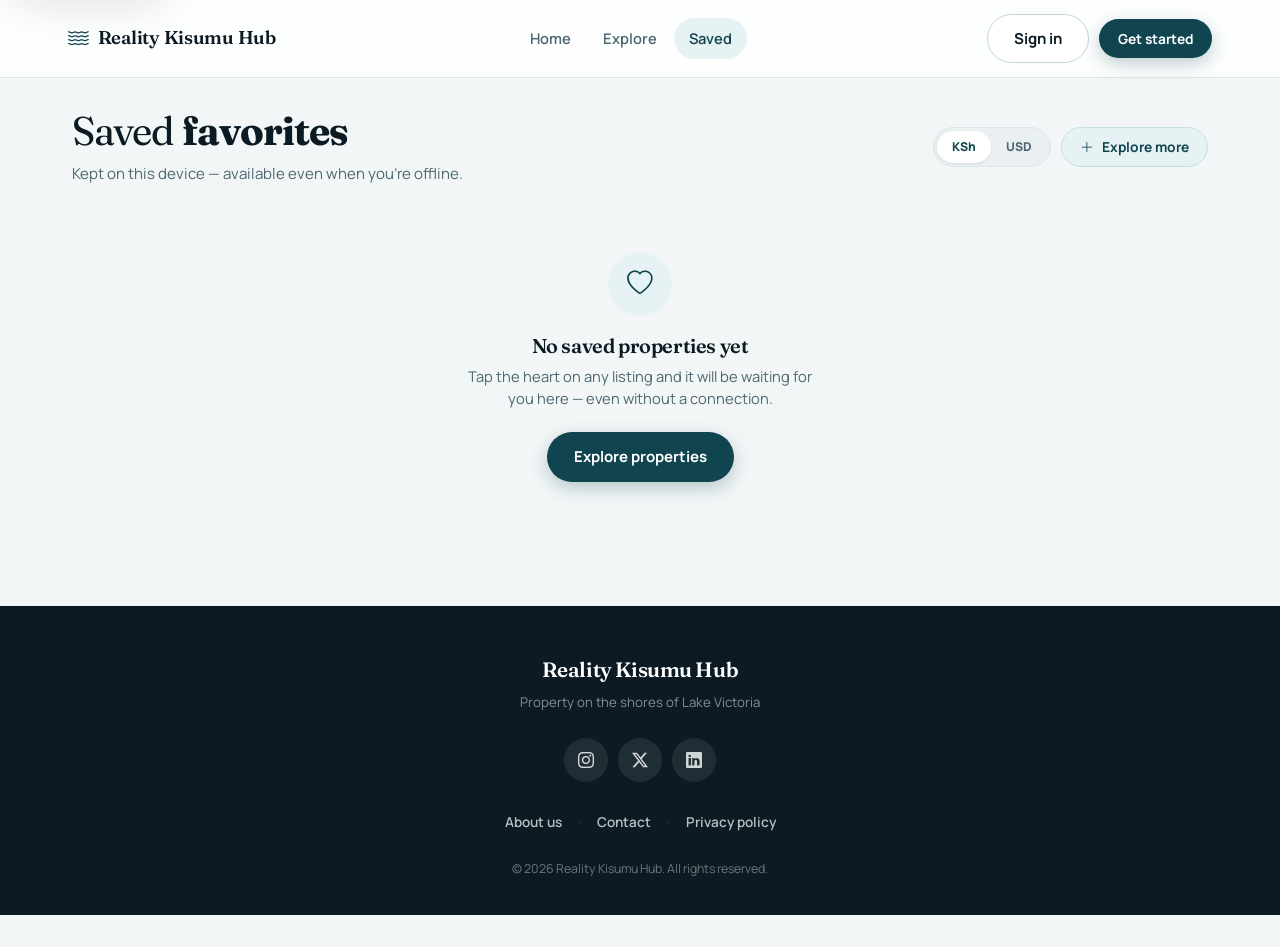
<file: liked.html>
<!DOCTYPE html>
<html lang="en">
<head>
    <meta charset="UTF-8">
    <meta name="viewport" content="width=device-width, initial-scale=1, viewport-fit=cover">
    <title>Saved Favorites | Reality Kisumu Hub</title>
    <meta name="description" content="The Kisumu properties you have saved, available even when you are offline.">
    <meta name="theme-color" content="#10454f">

    <link rel="icon" type="image/png" href="images/favicon-32.png">
    <link rel="apple-touch-icon" href="images/apple-touch-icon.png">
    <link rel="manifest" href="manifest.json">
    <link rel="preconnect" href="https://cdn.jsdelivr.net" crossorigin>
    <link href="https://cdn.jsdelivr.net/npm/bootstrap@5.3.3/dist/css/bootstrap.min.css" rel="stylesheet">
    <link href="https://cdn.jsdelivr.net/npm/bootstrap-icons@1.11.3/font/bootstrap-icons.min.css" rel="stylesheet">
    <link rel="stylesheet" href="assets/css/main.css">
</head>
<body>

<a class="skip-link" href="#main">Skip to content</a>

<!-- ══ Desktop navbar ══════════════════════════════════ -->
<nav class="app-navbar sticky-top" aria-label="Main">
    <div class="nav-wrap">
        <a class="navbar-brand" href="index.html">
            <i class="bi bi-water brand-mark" aria-hidden="true"></i>
            <span>Reality Kisumu Hub</span>
        </a>
        <ul class="nav-links">
            <li><a href="index.html" data-nav="index.html">Home</a></li>
            <li><a href="house.html" data-nav="house.html">Explore</a></li>
            <li>
                <a href="liked.html" data-nav="liked.html">
                    Saved <span class="nav-count" data-fav-count hidden>0</span>
                </a>
            </li>
        </ul>
        <div class="nav-auth" data-auth-area></div>
    </div>
</nav>

<div class="page-shell">
    <main id="main" class="page-inner">

        <!-- ══ Header ═════════════════════════════════════ -->
        <header class="page-header animate-fade-up">
            <div class="flex-between">
                <div>
                    <h1 class="page-title">Saved <strong>favorites</strong></h1>
                    <p class="page-subtitle">Kept on this device &mdash; available even when you&rsquo;re offline.</p>
                </div>
                <div class="flex-between" style="gap:10px">
                    <div class="currency-toggle" role="group" aria-label="Currency">
                        <button type="button" data-currency="KES" aria-pressed="true">KSh</button>
                        <button type="button" data-currency="USD" aria-pressed="false">USD</button>
                    </div>
                    <a href="house.html" class="btn-soft-pill btn-sm-pill">
                        <i class="bi bi-plus-lg" aria-hidden="true"></i> Explore more
                    </a>
                </div>
            </div>
        </header>

        <!-- ══ Stats ══════════════════════════════════════ -->
        <section class="stats-bar hidden animate-fade-up animate-delay-1" id="statsBar" aria-label="Summary of saved properties">
            <div class="stat-cell">
                <span class="stat-label">Saved</span>
                <span class="stat-value" id="statCount">0</span>
            </div>
            <div class="stat-cell">
                <span class="stat-label">Average price</span>
                <span class="stat-value accent" id="statAvg">&mdash;</span>
            </div>
            <div class="stat-cell">
                <span class="stat-label">Total value</span>
                <span class="stat-value" id="statTotal">&mdash;</span>
            </div>
        </section>

        <div class="flex-between" id="listActions" style="margin-bottom:14px" hidden>
            <span class="result-count" id="savedCount" style="margin:0"></span>
            <button type="button" class="btn-ghost-pill btn-sm-pill" id="clearAllBtn">
                <i class="bi bi-trash3" aria-hidden="true"></i> Clear all
            </button>
        </div>

        <div id="favoritesList" class="prop-grid"></div>
    </main>

    <!-- ══ Footer ═════════════════════════════════════════ -->
    <footer class="app-footer">
        <p class="footer-brand">Reality Kisumu Hub</p>
        <p class="footer-tag">Property on the shores of Lake Victoria</p>
        <div class="footer-social">
            <a href="https://www.instagram.com/mbuya2.15?igsh=dXAxam9uNHh4NXg0" target="_blank" rel="noopener" aria-label="Instagram"><i class="bi bi-instagram" aria-hidden="true"></i></a>
            <a href="https://x.com/mbuya98915" target="_blank" rel="noopener" aria-label="X"><i class="bi bi-twitter-x" aria-hidden="true"></i></a>
            <a href="https://www.linkedin.com/in/brian-mbuya-23225541b" target="_blank" rel="noopener" aria-label="LinkedIn"><i class="bi bi-linkedin" aria-hidden="true"></i></a>
        </div>
        <div class="footer-links">
            <button type="button" data-open-modal="about">About us</button>
            <span class="footer-sep" aria-hidden="true">&middot;</span>
            <button type="button" data-open-modal="contact">Contact</button>
            <span class="footer-sep" aria-hidden="true">&middot;</span>
            <button type="button" data-open-modal="privacy">Privacy policy</button>
        </div>
        <p class="footer-legal">&copy; 2026 Reality Kisumu Hub. All rights reserved.</p>
    </footer>
</div>

<!-- ══ Mobile bottom navigation ═══════════════════════════ -->
<nav class="mobile-bottom-nav" aria-label="Main">
    <a href="index.html" class="mobile-nav-item" data-nav="index.html">
        <i class="bi bi-house-door" aria-hidden="true"></i>
        <span class="mobile-nav-label">Home</span>
    </a>
    <a href="house.html" class="mobile-nav-item" data-nav="house.html">
        <i class="bi bi-search" aria-hidden="true"></i>
        <span class="mobile-nav-label">Explore</span>
    </a>
    <a href="liked.html" class="mobile-nav-item" data-nav="liked.html">
        <i class="bi bi-heart-fill" aria-hidden="true"></i>
        <span class="nav-count" data-fav-count hidden>0</span>
        <span class="mobile-nav-label">Saved</span>
    </a>
    <a href="account.html" class="mobile-nav-item" data-nav="account.html">
        <i class="bi bi-person" aria-hidden="true"></i>
        <span class="mobile-nav-label">Account</span>
    </a>
</nav>

<script src="https://cdn.jsdelivr.net/npm/bootstrap@5.3.3/dist/js/bootstrap.bundle.min.js"></script>
<script src="assets/js/app.js"></script>
<script src="assets/js/auth.js"></script>
<script src="assets/js/pwa.js"></script>
<script>
(function () {
    'use strict';

    var listEl    = document.getElementById('favoritesList');
    var statsBar  = document.getElementById('statsBar');
    var actions   = document.getElementById('listActions');
    var countEl   = document.getElementById('savedCount');

    var saved = [];

    function byId(id) {
        return saved.filter(function (p) { return String(p.id) === String(id); })[0];
    }

    /* Short form — "KSh 28M" rather than "KSh 28,000,000". The stat
       cells are a third of a phone screen wide and the full figure
       wrapped onto two lines. */
    function money(value) {
        var usd = RK.getCurrency() === 'USD';
        return RK.formatPriceShort({ priceUsd: usd ? value : 0, priceKsh: usd ? 0 : value });
    }

    function renderStats() {
        var usd = RK.getCurrency() === 'USD';

        // Every value here is a real number because normalizeProperty
        // coerced it at the boundary. The old code summed strings.
        var total = saved.reduce(function (sum, p) {
            return sum + (usd ? p.priceUsd : p.priceKsh);
        }, 0);

        var avg = saved.length ? Math.round(total / saved.length) : 0;

        document.getElementById('statCount').textContent = saved.length;
        document.getElementById('statAvg').textContent = saved.length ? money(avg) : '—';
        document.getElementById('statTotal').textContent = saved.length ? money(total) : '—';
    }

    function render() {
        saved = RK.Favorites.all();

        if (!saved.length) {
            statsBar.classList.add('hidden');
            actions.hidden = true;
            listEl.innerHTML = RK.stateHTML({
                icon: 'bi-heart',
                title: 'No saved properties yet',
                body: 'Tap the heart on any listing and it will be waiting for you here — even without a connection.',
                actionHref: 'house.html',
                actionLabel: 'Explore properties'
            });
            return;
        }

        statsBar.classList.remove('hidden');
        actions.hidden = false;
        countEl.textContent = saved.length + (saved.length === 1 ? ' property saved' : ' properties saved');

        listEl.innerHTML = saved.map(function (p) {
            return RK.propertyCardHTML(p, { saved: true });
        }).join('');

        renderStats();
    }

    document.getElementById('clearAllBtn').addEventListener('click', function () {
        if (!saved.length) return;
        if (!window.confirm('Remove all ' + saved.length + ' saved properties?')) return;
        RK.Favorites.clear();
        RK.toast('All favorites cleared', 'info');
    });

    // Un-hearting a card on this page should remove it from the list,
    // so re-render whenever the store changes.
    window.addEventListener('rk:favoriteschange', render);
    window.addEventListener('rk:currencychange', render);

    RK.mountCards(listEl, byId);
    render();
})();
</script>
</body>
</html>
</file>
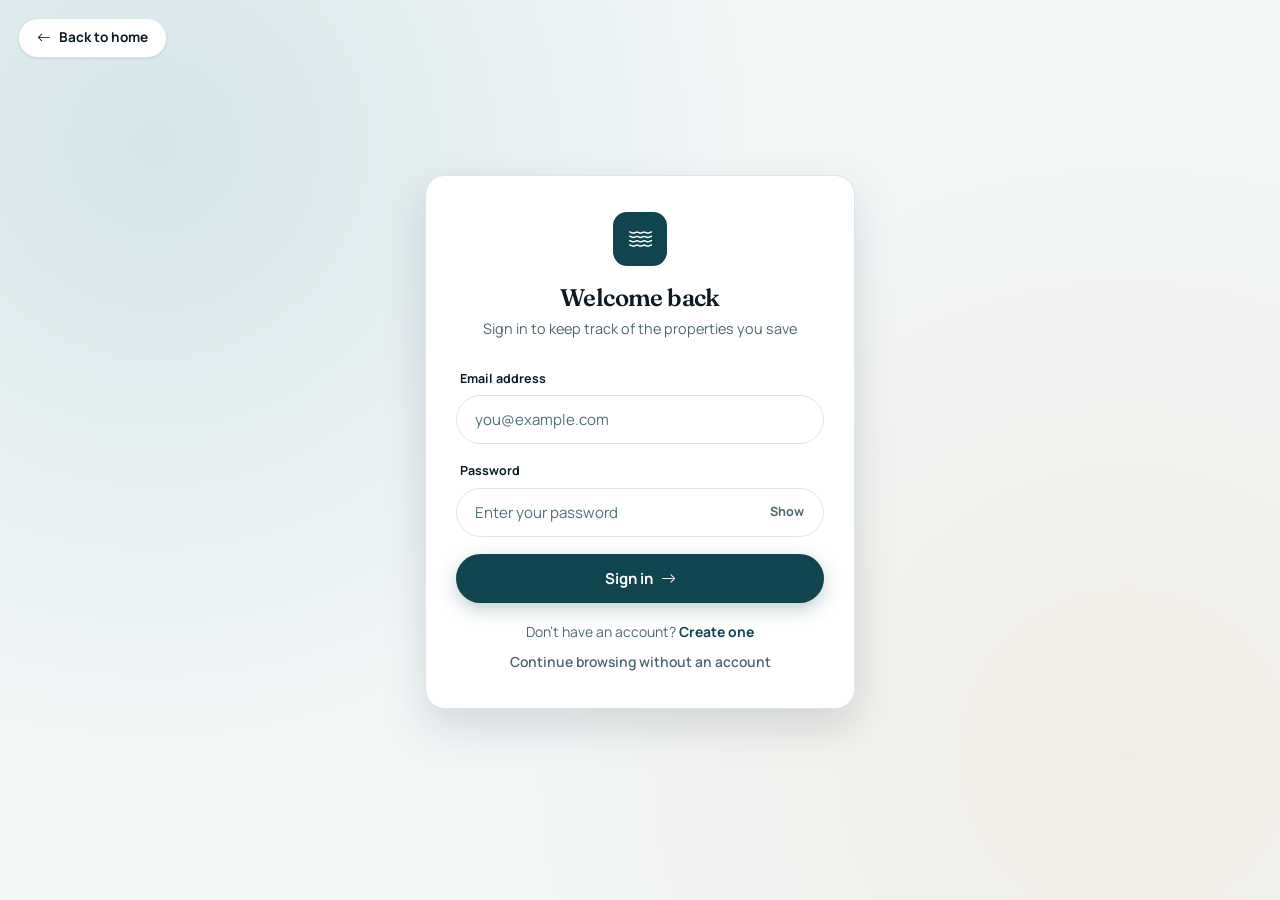
<file: login.html>
<!DOCTYPE html>
<html lang="en">
<head>
    <meta charset="UTF-8">
    <meta name="viewport" content="width=device-width, initial-scale=1, viewport-fit=cover">
    <title>Sign In | Reality Kisumu Hub</title>
    <meta name="description" content="Sign in to Reality Kisumu Hub to keep track of your saved property listings.">
    <meta name="theme-color" content="#10454f">

    <link rel="icon" type="image/png" href="images/favicon-32.png">
    <link rel="apple-touch-icon" href="images/apple-touch-icon.png">
    <link rel="manifest" href="manifest.json">
    <link rel="preconnect" href="https://cdn.jsdelivr.net" crossorigin>
    <link href="https://cdn.jsdelivr.net/npm/bootstrap@5.3.3/dist/css/bootstrap.min.css" rel="stylesheet">
    <link href="https://cdn.jsdelivr.net/npm/bootstrap-icons@1.11.3/font/bootstrap-icons.min.css" rel="stylesheet">
    <link rel="stylesheet" href="assets/css/main.css">
</head>
<body class="auth-page">

<a href="index.html" class="auth-back">
    <i class="bi bi-arrow-left" aria-hidden="true"></i> Back to home
</a>

<main class="auth-card animate-fade-scale">
    <div class="auth-head">
        <div class="auth-logo"><i class="bi bi-water" aria-hidden="true"></i></div>
        <h1>Welcome back</h1>
        <p>Sign in to keep track of the properties you save</p>
    </div>

    <form id="loginForm" novalidate>
        <div class="field">
            <label for="loginEmail">Email address</label>
            <input type="email" id="loginEmail" name="email" required
                   placeholder="you@example.com" autocomplete="email"
                   aria-describedby="loginEmailError">
            <p class="field-error" id="loginEmailError">
                <i class="bi bi-exclamation-circle" aria-hidden="true"></i>
                <span></span>
            </p>
        </div>

        <div class="field">
            <label for="loginPassword">Password</label>
            <div class="field-input-wrap">
                <input type="password" id="loginPassword" name="password" required
                       placeholder="Enter your password" autocomplete="current-password"
                       aria-describedby="loginPasswordError">
                <button type="button" class="field-toggle" data-toggle-password="loginPassword"
                        aria-label="Show password">Show</button>
            </div>
            <p class="field-error" id="loginPasswordError">
                <i class="bi bi-exclamation-circle" aria-hidden="true"></i>
                <span></span>
            </p>
        </div>

        <button type="submit" class="btn-primary-pill btn-block" id="submitBtn">
            Sign in <i class="bi bi-arrow-right" aria-hidden="true"></i>
        </button>
    </form>

    <p class="auth-alt">
        Don&rsquo;t have an account? <a href="signup.html">Create one</a>
    </p>
    <p class="auth-alt" style="margin-top:8px">
        <a href="house.html" style="color:var(--text-muted);font-weight:600">Continue browsing without an account</a>
    </p>
</main>

<script src="https://cdn.jsdelivr.net/npm/bootstrap@5.3.3/dist/js/bootstrap.bundle.min.js"></script>
<script src="assets/js/app.js"></script>
<script src="assets/js/auth.js"></script>
<script src="assets/js/pwa.js"></script>
<script src="assets/js/forms.js"></script>
<script>
(function () {
    'use strict';

    RKForms.bindPasswordToggles();

    var form = document.getElementById('loginForm');
    var submitBtn = document.getElementById('submitBtn');

    form.addEventListener('submit', function (event) {
        event.preventDefault();

        var email = document.getElementById('loginEmail');
        var password = document.getElementById('loginPassword');

        var ok = RKForms.validate([
            { input: email,    rules: ['required', 'email'] },
            { input: password, rules: ['required', 'minlength:6'] }
        ]);

        if (!ok) {
            // Move focus to the first problem so keyboard and screen
            // reader users are told what went wrong.
            var firstBad = form.querySelector('[aria-invalid="true"]');
            if (firstBad) firstBad.focus();
            return;
        }

        submitBtn.disabled = true;
        submitBtn.innerHTML = '<i class="bi bi-arrow-repeat spin" aria-hidden="true"></i> Signing in…';

        var handle = email.value.split('@')[0];
        AuthHub.setCurrentUser({
            fullName: handle.charAt(0).toUpperCase() + handle.slice(1),
            email: email.value.trim()
        });

        RK.toast('Signed in successfully', 'success');
        window.setTimeout(function () { window.location.href = 'house.html'; }, 500);
    });
})();
</script>
</body>
</html>
</file>
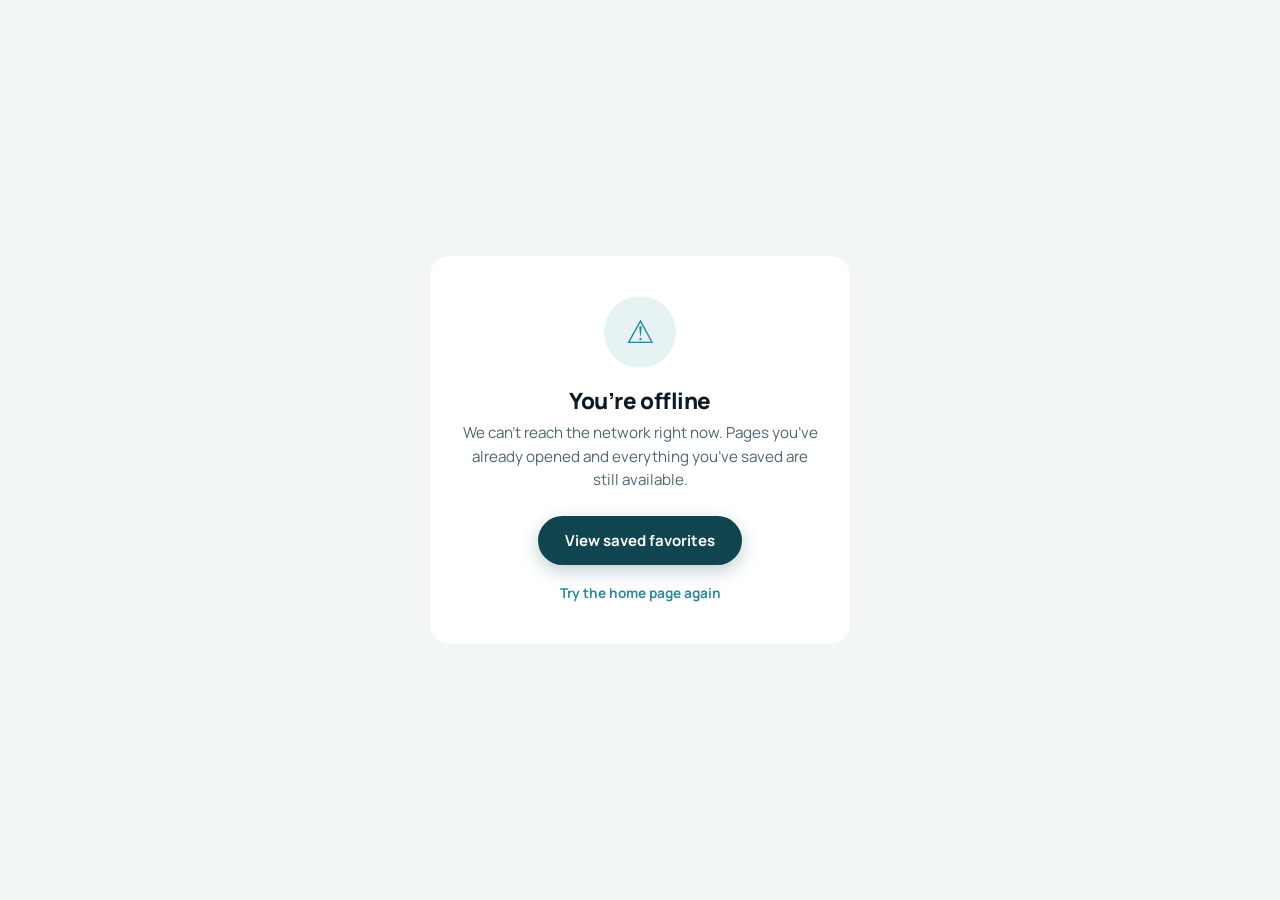
<file: offline.html>
<!DOCTYPE html>
<html lang="en">
<head>
    <meta charset="UTF-8">
    <title>Offline | Reality Kisumu Hub</title>
    <meta name="viewport" content="width=device-width, initial-scale=1">
    <meta name="theme-color" content="#10454f">
    <link rel="icon" type="image/png" href="images/favicon-32.png">
    <link rel="stylesheet" href="assets/css/main.css">
    <style>
        body {
            min-height: 100vh;
            display: grid;
            place-items: center;
            padding: 24px;
            text-align: center;
        }
        .offline-card {
            max-width: 420px;
            background: #fff;
            border-radius: var(--radius-xl);
            padding: 40px 28px;
            box-shadow: var(--shadow-card);
        }
        .offline-icon {
            width: 72px;
            height: 72px;
            margin: 0 auto 20px;
            border-radius: 50%;
            display: grid;
            place-items: center;
            background: var(--blue-soft);
            color: var(--blue-primary);
            font-size: 2rem;
        }
        .offline-card h1 { font-size: 1.4rem; font-weight: 800; margin: 0 0 8px; }
        .offline-card p { color: var(--text-muted); font-size: 0.95rem; margin: 0 0 24px; }
    </style>
</head>
<body>
    <main class="offline-card">
        <div class="offline-icon" aria-hidden="true">&#9888;</div>
        <h1>You&rsquo;re offline</h1>
        <p>We can&rsquo;t reach the network right now. Pages you&rsquo;ve already opened and everything you&rsquo;ve saved are still available.</p>
        <a href="liked.html" class="btn-primary-pill">View saved favorites</a>
        <p style="margin:18px 0 0;font-size:0.85rem">
            <a href="index.html" style="color:var(--blue-primary);text-decoration:none;font-weight:700">Try the home page again</a>
        </p>
    </main>
    <script>
        // Bounce back automatically the moment connectivity returns.
        window.addEventListener('online', function () { window.location.replace('index.html'); });
    </script>
</body>
</html>
</file>
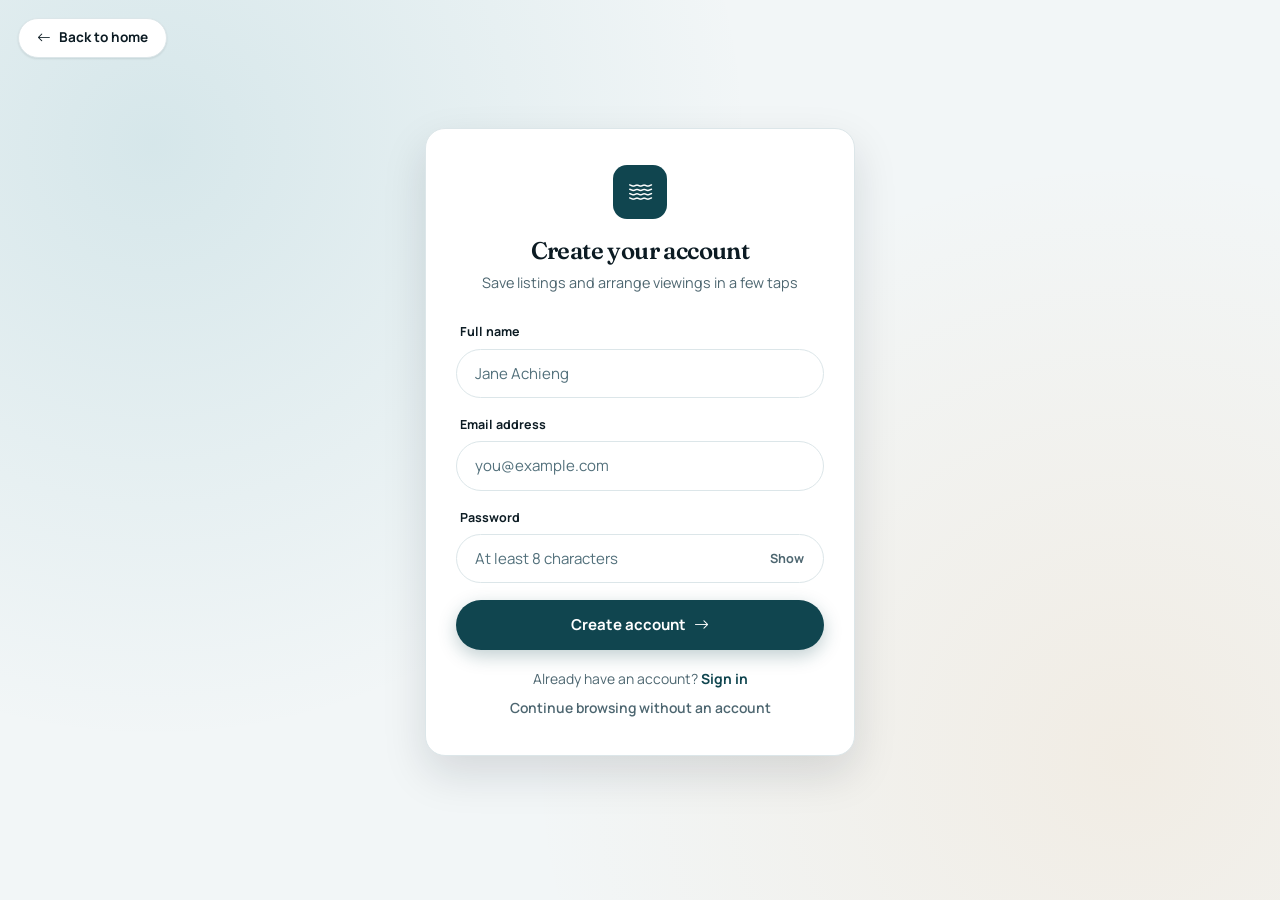
<file: signup.html>
<!DOCTYPE html>
<html lang="en">
<head>
    <meta charset="UTF-8">
    <meta name="viewport" content="width=device-width, initial-scale=1, viewport-fit=cover">
    <title>Create Account | Reality Kisumu Hub</title>
    <meta name="description" content="Create a Reality Kisumu Hub account to save listings and arrange property viewings.">
    <meta name="theme-color" content="#10454f">

    <link rel="icon" type="image/png" href="images/favicon-32.png">
    <link rel="apple-touch-icon" href="images/apple-touch-icon.png">
    <link rel="manifest" href="manifest.json">
    <link rel="preconnect" href="https://cdn.jsdelivr.net" crossorigin>
    <link href="https://cdn.jsdelivr.net/npm/bootstrap@5.3.3/dist/css/bootstrap.min.css" rel="stylesheet">
    <link href="https://cdn.jsdelivr.net/npm/bootstrap-icons@1.11.3/font/bootstrap-icons.min.css" rel="stylesheet">
    <link rel="stylesheet" href="assets/css/main.css">
</head>
<body class="auth-page">

<a href="index.html" class="auth-back">
    <i class="bi bi-arrow-left" aria-hidden="true"></i> Back to home
</a>

<main class="auth-card animate-fade-scale">
    <div class="auth-head">
        <div class="auth-logo"><i class="bi bi-water" aria-hidden="true"></i></div>
        <h1>Create your account</h1>
        <p>Save listings and arrange viewings in a few taps</p>
    </div>

    <form id="signupForm" novalidate>
        <div class="field">
            <label for="signupName">Full name</label>
            <input type="text" id="signupName" name="name" required
                   placeholder="Jane Achieng" autocomplete="name"
                   aria-describedby="signupNameError">
            <p class="field-error" id="signupNameError">
                <i class="bi bi-exclamation-circle" aria-hidden="true"></i>
                <span></span>
            </p>
        </div>

        <div class="field">
            <label for="signupEmail">Email address</label>
            <input type="email" id="signupEmail" name="email" required
                   placeholder="you@example.com" autocomplete="email"
                   aria-describedby="signupEmailError">
            <p class="field-error" id="signupEmailError">
                <i class="bi bi-exclamation-circle" aria-hidden="true"></i>
                <span></span>
            </p>
        </div>

        <div class="field">
            <label for="signupPassword">Password</label>
            <div class="field-input-wrap">
                <input type="password" id="signupPassword" name="password" required
                       placeholder="At least 8 characters" autocomplete="new-password"
                       aria-describedby="signupPasswordError">
                <button type="button" class="field-toggle" data-toggle-password="signupPassword"
                        aria-label="Show password">Show</button>
            </div>
            <p class="field-error" id="signupPasswordError">
                <i class="bi bi-exclamation-circle" aria-hidden="true"></i>
                <span></span>
            </p>
        </div>

        <button type="submit" class="btn-primary-pill btn-block" id="submitBtn">
            Create account <i class="bi bi-arrow-right" aria-hidden="true"></i>
        </button>
    </form>

    <p class="auth-alt">
        Already have an account? <a href="login.html">Sign in</a>
    </p>
    <p class="auth-alt" style="margin-top:8px">
        <a href="house.html" style="color:var(--text-muted);font-weight:600">Continue browsing without an account</a>
    </p>
</main>

<script src="https://cdn.jsdelivr.net/npm/bootstrap@5.3.3/dist/js/bootstrap.bundle.min.js"></script>
<script src="assets/js/app.js"></script>
<script src="assets/js/auth.js"></script>
<script src="assets/js/pwa.js"></script>
<script src="assets/js/forms.js"></script>
<script>
(function () {
    'use strict';

    RKForms.bindPasswordToggles();

    var form = document.getElementById('signupForm');
    var submitBtn = document.getElementById('submitBtn');

    form.addEventListener('submit', function (event) {
        event.preventDefault();

        var name     = document.getElementById('signupName');
        var email    = document.getElementById('signupEmail');
        var password = document.getElementById('signupPassword');

        var ok = RKForms.validate([
            { input: name,     rules: ['required', 'name'] },
            { input: email,    rules: ['required', 'email'] },
            { input: password, rules: ['required', 'minlength:8'] }
        ]);

        if (!ok) {
            var firstBad = form.querySelector('[aria-invalid="true"]');
            if (firstBad) firstBad.focus();
            return;
        }

        submitBtn.disabled = true;
        submitBtn.innerHTML = '<i class="bi bi-arrow-repeat spin" aria-hidden="true"></i> Creating account…';

        AuthHub.setCurrentUser({
            fullName: name.value.trim(),
            email: email.value.trim()
        });

        RK.toast('Account created — welcome!', 'success');
        window.setTimeout(function () { window.location.href = 'house.html'; }, 500);
    });
})();
</script>
</body>
</html>
</file>
<file: assets/css/main.css>
/* ============================================================
   Reality Kisumu Hub — Design System
   ------------------------------------------------------------
   Direction: "The Gulf".

   Kisumu is a lake city. Buyers here place a neighbourhood by
   its relationship to Lake Victoria — on the water, above it on
   the Riat escarpment, or inland. The palette is taken from the
   Winam Gulf at dusk: deep teal water, a cool pale sky, and a
   single band of amber at the horizon.

   Amber appears in exactly one structural place — the waterline
   under the hero — so it reads as a horizon, not decoration.

   1.  Tokens
   2.  Base & reset
   3.  Accessibility
   4.  Buttons
   5.  Top navbar
   6.  Bottom navigation
   7.  Layout
   8.  Hero & waterline          <- signature
   9.  Shore rail (neighbourhoods)
   10. Search, filters, collections
   11. Property card
   12. Skeletons & states
   13. Saved page
   14. Listing detail
   15. Auth pages
   16. Modals
   17. Toasts & system bars
   18. Footer
   19. Animation
   ============================================================ */

@import url('https://fonts.googleapis.com/css2?family=Fraunces:ital,opsz,wght@0,9..144,400;0,9..144,600;0,9..144,700;1,9..144,500&family=Manrope:wght@400;500;600;700;800&display=swap');

/* ═══ 1. TOKENS ═══════════════════════════════════════════ */
:root {
    --font-display: 'Fraunces', Georgia, serif;
    --font-sans: 'Manrope', -apple-system, BlinkMacSystemFont, 'Segoe UI', sans-serif;

    /* ── The gulf ── */
    --ink:        #0c1b23;   /* lake at night — deepest text */
    --deep:       #10454f;   /* the gulf in shade — primary brand */
    --deep-press: #0a323a;
    --shallow:    #2b8a9c;   /* sunlit shallows — interactive */
    --shallow-lift: #e6f2f4; /* tinted surface */
    --shallow-edge: #c3dfe4;

    /* ── Horizon ── */
    --sun:        #e8963c;   /* the waterline. Used almost nowhere else. */
    --sun-soft:   #fdf1e2;

    /* ── Land ── */
    --reed:       #3f7d5a;   /* papyrus green — verified / success */
    --reed-soft:  #e7f2eb;
    --clay:       #c0463c;   /* saved hearts, destructive */
    --clay-soft:  #fbeceb;

    /* ── Ground: cool, not cream ── */
    --page:       #f2f6f7;
    --surface:    #ffffff;
    --surface-sunk: #eaf0f2;
    --line:       #dce6e9;
    --line-strong:#c2d2d7;

    /* ── Text ramp ── */
    --text:       #0c1b23;
    --text-mid:   #4d6670;
    /* Lightest blue-grey that still clears WCAG AA (4.5:1) on all
       three surfaces — page 4.87, white 5.30, sunken 4.60. It carries
       eyebrows, stat labels and spec captions, which are small text. */
    --text-soft:  #52707b;

    /* Radii — softened, not pill-obsessed */
    --r-lg: 20px;
    --r-md: 14px;
    --r-sm: 9px;
    --r-pill: 9999px;

    /* Elevation, tinted toward the water rather than neutral grey */
    --sh-sm: 0 1px 2px rgba(12, 27, 35, 0.06), 0 1px 3px rgba(12, 27, 35, 0.04);
    --sh-md: 0 4px 16px rgba(12, 27, 35, 0.07);
    --sh-lg: 0 18px 44px rgba(12, 27, 35, 0.13);
    --sh-brand: 0 6px 18px rgba(16, 69, 79, 0.26);

    --ease: cubic-bezier(0.2, 0.8, 0.25, 1);
    --ease-spring: cubic-bezier(0.34, 1.56, 0.64, 1);
    --t-fast: 0.15s;
    --t-base: 0.28s;

    --page-max: 1200px;
    --bottom-nav-h: 62px;
    --tap: 44px;

    /* ── Legacy aliases — older markup still references these ── */
    --blue-primary: var(--shallow);
    --blue-deep: var(--deep);
    --blue-soft: var(--shallow-lift);
    --blue-soft-border: var(--shallow-edge);
    --text-dark: var(--text);
    --text-strong: var(--ink);
    --text-muted: var(--text-mid);
    --text-light: var(--text-soft);
    --bg-app: var(--page);
    --bg-raised: var(--surface);
    --bg-sunken: var(--surface-sunk);
    --border-subtle: var(--line);
    --border-strong: var(--line-strong);
    --whatsapp: #1eb954;
    --green: var(--reed);
    --red: var(--clay);
    --radius-xl: var(--r-lg);
    --radius-lg: var(--r-lg);
    --radius-md: var(--r-md);
    --radius-sm: var(--r-sm);
    --radius-pill: var(--r-pill);
    --shadow-sm: var(--sh-sm);
    --shadow-md: var(--sh-md);
    --shadow-lg: var(--sh-lg);
}

/* ═══ 2. BASE ═════════════════════════════════════════════ */
*, *::before, *::after { box-sizing: border-box; }

html {
    scroll-behavior: smooth;
    -webkit-text-size-adjust: 100%;
}

body {
    margin: 0;
    font-family: var(--font-sans);
    font-size: 16px;
    line-height: 1.55;
    color: var(--text);
    background: var(--page);
    -webkit-font-smoothing: antialiased;
    -moz-osx-font-smoothing: grayscale;
    overflow-x: hidden;
}

h1, h2, h3, h4 {
    margin: 0;
    line-height: 1.15;
    color: var(--ink);
    font-weight: 700;
    letter-spacing: -0.02em;
}

p { margin: 0 0 1em; }
img { max-width: 100%; display: block; }
ul { margin: 0; padding: 0; }
button { font: inherit; }
a { color: var(--deep); }

/* Prices, counts and stats align in columns. */
.tabular, .prop-price, .stat-value, .detail-price, .result-count {
    font-variant-numeric: tabular-nums;
    font-feature-settings: 'tnum' 1;
}

/* Small caps eyebrow — used for section labels throughout. */
.eyebrow {
    display: block;
    font-size: 0.7rem;
    font-weight: 800;
    letter-spacing: 0.16em;
    text-transform: uppercase;
    color: var(--text-soft);
    margin-bottom: 8px;
}

/* ═══ 3. ACCESSIBILITY ════════════════════════════════════ */
:where(a, button, input, select, textarea, [tabindex]):focus-visible {
    outline: 3px solid var(--shallow);
    outline-offset: 2px;
    border-radius: var(--r-sm);
}

.sr-only {
    position: absolute;
    width: 1px; height: 1px;
    padding: 0; margin: -1px;
    overflow: hidden;
    clip: rect(0, 0, 0, 0);
    white-space: nowrap;
    border: 0;
}

.skip-link {
    position: absolute;
    top: -60px; left: 12px;
    z-index: 2000;
    padding: 10px 18px;
    background: var(--surface);
    border-radius: var(--r-pill);
    box-shadow: var(--sh-lg);
    font-weight: 700;
    text-decoration: none;
    color: var(--deep);
    transition: top var(--t-base) var(--ease);
}
.skip-link:focus { top: 12px; }

/* ═══ 4. BUTTONS ══════════════════════════════════════════ */
.btn-primary-pill,
.btn-ghost-pill,
.btn-soft-pill {
    display: inline-flex;
    align-items: center;
    justify-content: center;
    gap: 8px;
    min-height: var(--tap);
    padding: 12px 26px;
    border-radius: var(--r-pill);
    font-size: 0.94rem;
    font-weight: 700;
    text-decoration: none;
    cursor: pointer;
    border: 1px solid transparent;
    transition: transform var(--t-fast) var(--ease),
                box-shadow var(--t-base) var(--ease),
                background-color var(--t-fast) ease,
                color var(--t-fast) ease;
}

.btn-primary-pill {
    background: var(--deep);
    color: #fff;
    box-shadow: var(--sh-brand);
}
.btn-primary-pill:hover {
    background: var(--deep-press);
    color: #fff;
    transform: translateY(-2px);
    box-shadow: 0 10px 26px rgba(16, 69, 79, 0.32);
}
.btn-primary-pill:active { transform: translateY(0); }

.btn-ghost-pill {
    background: var(--surface);
    color: var(--text);
    border-color: var(--line-strong);
}
.btn-ghost-pill:hover {
    color: var(--deep);
    border-color: var(--shallow);
    background: var(--shallow-lift);
}

.btn-soft-pill {
    background: var(--shallow-lift);
    color: var(--deep);
    border-color: var(--shallow-edge);
}
.btn-soft-pill:hover { background: #daecef; color: var(--deep); }

.btn-sm-pill { min-height: 38px; padding: 8px 18px; font-size: 0.86rem; }
.btn-block { width: 100%; }

.btn-primary-pill[disabled],
.btn-ghost-pill[disabled],
.btn-soft-pill[disabled] {
    opacity: 0.55;
    cursor: not-allowed;
    transform: none;
    box-shadow: none;
}

/* ═══ 5. TOP NAVBAR ═══════════════════════════════════════ */
.app-navbar {
    background: rgba(255, 255, 255, 0.86);
    backdrop-filter: saturate(180%) blur(16px);
    -webkit-backdrop-filter: saturate(180%) blur(16px);
    border-bottom: 1px solid var(--line);
    z-index: 1030;
}

/* Over the hero the bar is transparent and inverted, so the
   photograph runs edge to edge behind it. */
.app-navbar.on-hero {
    background: transparent;
    backdrop-filter: none;
    -webkit-backdrop-filter: none;
    border-bottom-color: transparent;
    position: absolute;
    top: 0; left: 0; right: 0;
}
.app-navbar.on-hero .navbar-brand { color: #fff !important; }
.app-navbar.on-hero .navbar-brand .brand-mark { color: var(--sun); }
.app-navbar.on-hero .nav-links a { color: rgba(255,255,255,0.82); }
.app-navbar.on-hero .nav-links a:hover,
.app-navbar.on-hero .nav-links a.active {
    color: #fff;
    background: rgba(255, 255, 255, 0.14);
}
.app-navbar.on-hero .btn-ghost-pill {
    background: transparent;
    color: #fff;
    border-color: rgba(255, 255, 255, 0.42);
}
.app-navbar.on-hero .btn-ghost-pill:hover { background: rgba(255,255,255,0.14); color: #fff; }
.app-navbar.on-hero .btn-primary-pill { background: #fff; color: var(--ink); box-shadow: none; }
.app-navbar.on-hero .btn-primary-pill:hover { background: #fff; }

.nav-wrap {
    max-width: var(--page-max);
    margin: 0 auto;
    width: 100%;
    display: flex;
    align-items: center;
    gap: 16px;
    padding: 14px 28px;
}

.navbar-brand {
    display: flex;
    align-items: center;
    gap: 9px;
    font-family: var(--font-display);
    font-optical-sizing: auto;
    font-size: 1.16rem;
    font-weight: 600;
    letter-spacing: -0.015em;
    color: var(--ink) !important;
    text-decoration: none;
    white-space: nowrap;
}
.navbar-brand .brand-mark { color: var(--deep); font-size: 1.3rem; line-height: 1; }

.nav-links {
    display: flex;
    align-items: center;
    gap: 2px;
    list-style: none;
    margin: 0 auto;
}

.nav-links a {
    display: block;
    padding: 9px 15px;
    border-radius: var(--r-pill);
    font-size: 0.92rem;
    font-weight: 600;
    color: var(--text-mid);
    text-decoration: none;
    transition: background-color var(--t-fast) ease, color var(--t-fast) ease;
}
.nav-links a:hover { color: var(--deep); background: var(--surface-sunk); }
.nav-links a.active { color: var(--deep); background: var(--shallow-lift); }

.nav-auth { display: flex; align-items: center; gap: 10px; flex-shrink: 0; }

.nav-count {
    display: inline-grid;
    place-items: center;
    min-width: 19px; height: 19px;
    margin-left: 5px;
    padding: 0 6px;
    border-radius: var(--r-pill);
    background: var(--sun);
    color: var(--ink);
    font-size: 0.68rem;
    font-weight: 800;
    line-height: 1;
}

.btn-user-chip {
    display: inline-flex;
    align-items: center;
    gap: 8px;
    padding: 5px 14px 5px 5px;
    border: 1px solid var(--line);
    border-radius: var(--r-pill);
    background: var(--surface);
    color: var(--text);
    font-weight: 700;
    font-size: 0.88rem;
    cursor: pointer;
    box-shadow: var(--sh-sm);
    transition: border-color var(--t-fast) ease, box-shadow var(--t-base) ease;
}
.btn-user-chip:hover { border-color: var(--shallow); box-shadow: var(--sh-md); }
.btn-user-chip img { width: 30px; height: 30px; border-radius: 50%; object-fit: cover; }
.btn-user-chip .bi-chevron-down { font-size: 0.68rem; color: var(--text-soft); }

.rk-dropdown {
    border: 1px solid var(--line);
    border-radius: var(--r-md);
    box-shadow: var(--sh-lg);
    padding: 7px;
    min-width: 236px;
    margin-top: 8px;
}
.rk-dropdown-head { padding: 9px 12px 10px; display: flex; flex-direction: column; }
.rk-dropdown-head strong { font-size: 0.9rem; color: var(--ink); }
.rk-dropdown-head span {
    font-size: 0.77rem; color: var(--text-mid);
    overflow: hidden; text-overflow: ellipsis;
}
.rk-dropdown .dropdown-item {
    display: flex; align-items: center; gap: 10px;
    border-radius: var(--r-sm);
    padding: 10px 12px;
    font-size: 0.88rem; font-weight: 600;
    cursor: pointer;
}
.rk-dropdown .dropdown-item i { font-size: 1rem; color: var(--text-mid); }
.rk-dropdown .dropdown-item:hover { background: var(--surface-sunk); }
.rk-dropdown .dropdown-item.text-danger i { color: var(--clay); }

@media (max-width: 991.98px) {
    .app-navbar { display: none; }
}

/* ═══ 6. BOTTOM NAVIGATION ════════════════════════════════ */
.mobile-bottom-nav {
    position: fixed;
    bottom: 0; left: 0; right: 0;
    z-index: 1040;
    display: flex;
    justify-content: space-around;
    background: rgba(255, 255, 255, 0.95);
    backdrop-filter: saturate(180%) blur(16px);
    -webkit-backdrop-filter: saturate(180%) blur(16px);
    border-top: 1px solid var(--line);
    padding-bottom: env(safe-area-inset-bottom, 0);
}

.mobile-nav-item {
    flex: 1;
    display: flex;
    flex-direction: column;
    align-items: center;
    justify-content: center;
    gap: 3px;
    min-height: var(--bottom-nav-h);
    padding: 8px 4px;
    color: var(--text-soft);
    text-decoration: none;
    position: relative;
    transition: color var(--t-fast) ease;
}
.mobile-nav-item i { font-size: 1.28rem; line-height: 1; }
.mobile-nav-label { font-size: 0.67rem; font-weight: 700; }
.mobile-nav-item.active { color: var(--deep); }
.mobile-nav-item.active::before {
    content: '';
    position: absolute;
    top: 0;
    width: 24px; height: 3px;
    border-radius: 0 0 3px 3px;
    background: var(--sun);
}
.mobile-nav-item .nav-count { position: absolute; top: 5px; left: 50%; margin-left: 4px; }

@media (min-width: 992px) { .mobile-bottom-nav { display: none; } }

/* ═══ 7. LAYOUT ═══════════════════════════════════════════ */
.page-shell {
    padding-bottom: calc(var(--bottom-nav-h) + 24px);
}
@media (min-width: 992px) { .page-shell { padding-bottom: 32px; } }

.page-inner {
    max-width: var(--page-max);
    margin: 0 auto;
    padding: 0 20px;
}
@media (min-width: 768px) { .page-inner { padding: 0 32px; } }

.section-head {
    display: flex;
    align-items: flex-end;
    justify-content: space-between;
    gap: 16px;
    margin: 52px 0 20px;
}
.section-head:first-child { margin-top: 36px; }

.section-title {
    font-family: var(--font-display);
    font-optical-sizing: auto;
    font-size: clamp(1.35rem, 3vw, 1.85rem);
    font-weight: 600;
    letter-spacing: -0.02em;
    color: var(--ink);
}

.section-link {
    font-size: 0.86rem;
    font-weight: 700;
    color: var(--deep);
    text-decoration: none;
    white-space: nowrap;
    display: inline-flex;
    align-items: center;
    gap: 5px;
}
.section-link:hover { text-decoration: underline; }
.section-link i { transition: transform var(--t-fast) ease; }
.section-link:hover i { transform: translateX(3px); }

.page-header { padding: 30px 0 6px; }

.page-title {
    font-family: var(--font-display);
    font-optical-sizing: auto;
    font-size: clamp(1.7rem, 4.5vw, 2.5rem);
    font-weight: 400;
    letter-spacing: -0.025em;
    color: var(--ink);
}
.page-title strong { font-weight: 700; }
.page-title em { font-style: italic; font-weight: 500; }

.page-subtitle { color: var(--text-mid); font-size: 0.94rem; margin: 8px 0 0; }

/* ═══ 8. HERO & WATERLINE  ── signature ═══════════════════
   A photograph of the gulf, a hairline at the optical horizon,
   and the search sitting on that line. The line draws itself on
   load; nothing else on the page uses amber.
   ═══════════════════════════════════════════════════════ */
.hero {
    position: relative;
    display: grid;
    grid-template-rows: 1fr auto auto;
    min-height: 88svh;
    min-height: 88vh;
    padding: 108px 0 26px;
    overflow: hidden;
    isolation: isolate;
}

@media (min-width: 992px) { .hero { min-height: 90svh; padding-top: 96px; } }

.hero-media { position: absolute; inset: 0; z-index: -2; background: var(--ink); }

.hero-img {
    width: 100%; height: 100%;
    object-fit: cover;
    animation: heroSettle 1.6s var(--ease) both;
}

/* Grades any source photo into the palette: teal in the water,
   warmth at the horizon, dark at the edges for text contrast. */
.hero-grade {
    position: absolute;
    inset: 0;
    background:
        /* warmth gathering at the horizon */
        radial-gradient(130% 55% at 50% 66%, rgba(232, 150, 60, 0.30) 0%, transparent 66%),
        /* dark only where type sits, so the photograph stays legible */
        linear-gradient(180deg,
            rgba(12, 27, 35, 0.58) 0%,
            rgba(12, 27, 35, 0.14) 30%,
            rgba(16, 69, 79, 0.34) 62%,
            rgba(12, 27, 35, 0.86) 100%);
}

.hero-content {
    position: relative;
    max-width: var(--page-max);
    margin: 0 auto;
    width: 100%;
    padding: 0 20px;
    align-self: end;
    padding-bottom: 40px;
}
@media (min-width: 768px) { .hero-content { padding: 0 32px 48px; } }

.hero-eyebrow {
    display: flex;
    align-items: center;
    gap: 10px;
    font-size: 0.7rem;
    font-weight: 800;
    letter-spacing: 0.18em;
    text-transform: uppercase;
    color: rgba(255, 255, 255, 0.78);
    margin: 0 0 18px;
    animation: riseIn 0.8s var(--ease) 0.15s both;
}
.hero-eyebrow::before {
    content: '';
    width: 26px; height: 1px;
    background: var(--sun);
    flex-shrink: 0;
}

.hero-title {
    font-family: var(--font-display);
    font-optical-sizing: auto;
    font-variation-settings: 'SOFT' 40, 'WONK' 1;
    font-size: clamp(2.6rem, 8.2vw, 5.6rem);
    font-weight: 400;
    line-height: 0.98;
    letter-spacing: -0.038em;
    color: #fff;
    max-width: 15ch;
    text-wrap: balance;
}
.hero-title .line { display: block; animation: riseIn 0.9s var(--ease) both; }
.hero-title .line:nth-child(1) { animation-delay: 0.24s; }
.hero-title .line:nth-child(2) { animation-delay: 0.36s; }

/* The one italic in the design — it lands on "on the lake". */
.hero-title em {
    font-style: italic;
    font-weight: 500;
    color: var(--sun);
}

/* ── The waterline ── */
.hero-waterline {
    position: relative;
    display: flex;
    justify-content: center;
    padding: 0 20px;
}

/* Hairline drawn outward on load.

   The colour must reach full strength within a few percent of each
   edge: the search box covers the middle, so the only part ever seen
   is the sliver either side of it. A gradient that faded in at 18%
   made the line invisible on phones entirely. */
.hero-waterline::before {
    content: '';
    position: absolute;
    left: 0; right: 0;
    top: 50%;
    /* 2px, not a hairline: at 1px the horizon simply disappeared
       on a phone screen, taking the whole concept with it. */
    height: 2px;
    background: linear-gradient(90deg,
        transparent 0%,
        rgba(240, 165, 80, 1) 5%,
        rgba(240, 165, 80, 1) 95%,
        transparent 100%);
    box-shadow: 0 0 18px rgba(232, 150, 60, 0.85),
                0 0 42px rgba(232, 150, 60, 0.45);
    transform: scaleX(0);
    animation: drawLine 1.1s var(--ease) 0.6s both;
}

.waterline-search {
    position: relative;
    display: flex;
    align-items: center;
    gap: 8px;
    /* Always leave the horizon showing on both sides. */
    width: calc(100% - 52px);
    max-width: 620px;
    padding: 7px 7px 7px 20px;
    background: rgba(255, 255, 255, 0.97);
    border-radius: var(--r-pill);
    box-shadow: 0 14px 40px rgba(12, 27, 35, 0.4);
    animation: riseIn 0.7s var(--ease) 1.15s both;
}

.waterline-search > i { color: var(--text-soft); font-size: 1rem; flex-shrink: 0; }

.waterline-search input {
    flex: 1;
    min-width: 0;
    border: none;
    outline: none;
    background: transparent;
    font-family: inherit;
    font-size: 0.98rem;
    color: var(--text);
    padding: 12px 0;
}
.waterline-search input::placeholder { color: var(--text-soft); }

.waterline-search button {
    flex-shrink: 0;
    min-height: 42px;
    padding: 0 24px;
    border: none;
    border-radius: var(--r-pill);
    background: var(--deep);
    color: #fff;
    font-weight: 700;
    font-size: 0.9rem;
    cursor: pointer;
    transition: background-color var(--t-fast) ease;
}
.waterline-search button:hover { background: var(--deep-press); }

@media (max-width: 560px) {
    .waterline-search { padding-left: 16px; }
    .waterline-search button { padding: 0 18px; }
    .waterline-search button .label-long { display: none; }
}

.hero-foot {
    display: flex;
    flex-wrap: wrap;
    justify-content: center;
    align-items: center;
    gap: 8px 20px;
    margin: 26px auto 0;
    padding: 0 20px;
    font-size: 0.79rem;
    font-weight: 600;
    letter-spacing: 0.03em;
    color: rgba(255, 255, 255, 0.74);
    animation: riseIn 0.7s var(--ease) 1.35s both;
}
.hero-foot span { display: inline-flex; align-items: center; gap: 7px; }
.hero-foot i { color: var(--sun); font-size: 0.85rem; }
.hero-foot b { color: #fff; font-weight: 800; font-variant-numeric: tabular-nums; }

/* ═══ 9. SHORE RAIL — neighbourhoods by relation to the lake
   The ordering is the information: on the water, above it,
   then inland. That is how buyers here describe a location.
   ═══════════════════════════════════════════════════════ */
.shore-rail {
    display: flex;
    gap: 12px;
    overflow-x: auto;
    padding: 4px 20px 14px;
    margin: 0 -20px;
    scroll-snap-type: x mandatory;
    scrollbar-width: none;
    -webkit-overflow-scrolling: touch;
}
.shore-rail::-webkit-scrollbar { display: none; }

@media (min-width: 768px) {
    .shore-rail { padding-left: 32px; padding-right: 32px; margin: 0 -32px; }
}

.shore-card {
    flex: 0 0 176px;
    scroll-snap-align: start;
    display: flex;
    flex-direction: column;
    justify-content: space-between;
    gap: 22px;
    padding: 16px 16px 14px;
    background: var(--surface);
    border: 1px solid var(--line);
    border-radius: var(--r-md);
    text-align: left;
    cursor: pointer;
    text-decoration: none;
    transition: transform var(--t-base) var(--ease),
                box-shadow var(--t-base) var(--ease),
                border-color var(--t-fast) ease;
}
.shore-card:hover {
    transform: translateY(-3px);
    box-shadow: var(--sh-md);
    border-color: var(--shallow-edge);
}

/* Depth marker: a short rule whose colour says where the
   neighbourhood sits relative to the water. */
.shore-mark {
    width: 28px; height: 3px;
    border-radius: 2px;
    background: var(--line-strong);
}
.shore-card[data-relation="water"] .shore-mark { background: var(--shallow); }
.shore-card[data-relation="above"] .shore-mark { background: var(--sun); }
.shore-card[data-relation="inland"] .shore-mark { background: var(--reed); }

.shore-name {
    font-size: 1rem;
    font-weight: 700;
    color: var(--ink);
    letter-spacing: -0.01em;
}
.shore-relation {
    display: block;
    font-size: 0.73rem;
    font-weight: 600;
    color: var(--text-soft);
    margin-top: 2px;
}
.shore-count {
    font-size: 0.76rem;
    font-weight: 700;
    color: var(--text-mid);
    font-variant-numeric: tabular-nums;
}

/* ═══ 10. SEARCH, FILTERS, COLLECTIONS ════════════════════ */
.search-row { display: flex; align-items: center; gap: 10px; margin-bottom: 18px; }
@media (min-width: 992px) { .search-row { max-width: 660px; } }

.search-box {
    flex: 1;
    display: flex;
    align-items: center;
    gap: 9px;
    min-height: var(--tap);
    padding: 4px 8px 4px 17px;
    background: var(--surface);
    border: 1px solid var(--line);
    border-radius: var(--r-pill);
    box-shadow: var(--sh-sm);
    transition: border-color var(--t-fast) ease, box-shadow var(--t-base) ease;
}
.search-box:focus-within {
    border-color: var(--shallow);
    box-shadow: 0 0 0 4px rgba(43, 138, 156, 0.15);
}
.search-box > i { color: var(--text-soft); font-size: 1rem; }
.search-box input {
    flex: 1; min-width: 0;
    border: none; outline: none; background: transparent;
    font-family: inherit; font-size: 0.94rem;
    color: var(--text); padding: 10px 0;
}
.search-box input::placeholder { color: var(--text-soft); }

.search-clear {
    display: none;
    align-items: center; justify-content: center;
    width: 32px; height: 32px;
    border: none; border-radius: 50%;
    background: var(--surface-sunk);
    color: var(--text-mid);
    cursor: pointer; flex-shrink: 0;
}
.search-clear:hover { background: var(--line); color: var(--text); }
.search-box.has-value .search-clear { display: flex; }

.filter-btn {
    position: relative;
    width: var(--tap); height: var(--tap);
    flex-shrink: 0;
    display: grid; place-items: center;
    border: 1px solid var(--line);
    border-radius: var(--r-md);
    background: var(--surface);
    color: var(--text-mid);
    font-size: 1.08rem;
    cursor: pointer;
    box-shadow: var(--sh-sm);
    transition: all var(--t-fast) ease;
}
.filter-btn:hover { background: var(--shallow-lift); color: var(--deep); border-color: var(--shallow-edge); }
.filter-btn[aria-expanded="true"] { background: var(--deep); color: #fff; border-color: var(--deep); }

.filter-dot {
    position: absolute;
    top: 6px; right: 6px;
    width: 8px; height: 8px;
    border-radius: 50%;
    background: var(--sun);
    border: 2px solid var(--surface);
}

.filter-panel {
    display: none;
    background: var(--surface);
    border: 1px solid var(--line);
    border-radius: var(--r-md);
    box-shadow: var(--sh-md);
    padding: 20px;
    margin-bottom: 18px;
}
.filter-panel.is-open { display: block; animation: riseIn 0.3s var(--ease) both; }

.filter-grid { display: grid; grid-template-columns: 1fr; gap: 16px; }
@media (min-width: 640px) { .filter-grid { grid-template-columns: repeat(2, 1fr); } }

.filter-field label {
    display: block;
    font-size: 0.7rem; font-weight: 800;
    text-transform: uppercase; letter-spacing: 0.1em;
    color: var(--text-soft);
    margin-bottom: 7px;
}
.filter-field select, .filter-field input {
    width: 100%;
    min-height: var(--tap);
    padding: 10px 14px;
    border: 1px solid var(--line);
    border-radius: var(--r-sm);
    background: var(--surface);
    font-family: inherit; font-size: 0.92rem;
    color: var(--text);
}
.filter-field select:focus, .filter-field input:focus {
    outline: none;
    border-color: var(--shallow);
    box-shadow: 0 0 0 3px rgba(43, 138, 156, 0.15);
}

.filter-actions {
    display: flex; gap: 10px; justify-content: flex-end;
    margin-top: 20px; padding-top: 16px;
    border-top: 1px solid var(--line);
}

.chip-row { display: flex; flex-wrap: wrap; gap: 8px; margin-bottom: 16px; }

.chip {
    display: inline-flex; align-items: center; gap: 7px;
    padding: 7px 8px 7px 14px;
    border-radius: var(--r-pill);
    background: var(--shallow-lift);
    border: 1px solid var(--shallow-edge);
    color: var(--deep);
    font-size: 0.8rem; font-weight: 700;
}
.chip button {
    display: grid; place-items: center;
    width: 20px; height: 20px;
    border: none; border-radius: 50%;
    background: rgba(16, 69, 79, 0.13);
    color: inherit; font-size: 0.62rem; cursor: pointer;
}
.chip button:hover { background: rgba(16, 69, 79, 0.26); }

.result-count { font-size: 0.86rem; color: var(--text-mid); font-weight: 600; margin-bottom: 16px; }

.currency-toggle {
    display: inline-flex;
    padding: 3px;
    border-radius: var(--r-pill);
    background: var(--surface-sunk);
    border: 1px solid var(--line);
}
.currency-toggle button {
    min-height: 32px; padding: 4px 15px;
    border: none; border-radius: var(--r-pill);
    background: transparent;
    color: var(--text-mid);
    font-size: 0.76rem; font-weight: 800;
    cursor: pointer;
    transition: all var(--t-fast) ease;
}
.currency-toggle button.is-active {
    background: var(--surface);
    color: var(--deep);
    box-shadow: var(--sh-sm);
}

/* Collections rail (Explore page) */
.collections-rail {
    display: flex; gap: 12px;
    overflow-x: auto;
    padding: 2px 2px 12px;
    scrollbar-width: none;
    scroll-snap-type: x mandatory;
    -webkit-overflow-scrolling: touch;
}
.collections-rail::-webkit-scrollbar { display: none; }

.collection-card {
    position: relative;
    flex: 0 0 clamp(148px, 42vw, 214px);
    aspect-ratio: 3 / 2;
    border-radius: var(--r-md);
    overflow: hidden;
    border: none; padding: 0;
    cursor: pointer;
    scroll-snap-align: start;
    box-shadow: var(--sh-sm);
    transition: transform var(--t-base) var(--ease), box-shadow var(--t-base) var(--ease);
}
.collection-card:hover { transform: translateY(-3px); box-shadow: var(--sh-md); }
.collection-card img { width: 100%; height: 100%; object-fit: cover; transition: transform 0.55s var(--ease); }
.collection-card:hover img { transform: scale(1.06); }
.collection-card::after {
    content: '';
    position: absolute; inset: 0;
    background: linear-gradient(180deg, transparent 38%, rgba(12, 27, 35, 0.76) 100%);
}
.collection-label {
    position: absolute;
    left: 13px; right: 13px; bottom: 11px;
    z-index: 2;
    display: flex; align-items: center; justify-content: space-between; gap: 6px;
    color: #fff;
    font-size: 0.84rem; font-weight: 700;
    text-align: left;
}
.collection-label i { transition: transform var(--t-base) ease; }
.collection-card:hover .collection-label i { transform: translateX(4px); }
.collection-card.is-active { outline: 2px solid var(--sun); outline-offset: 2px; }

/* ═══ 11. PROPERTY CARD ═══════════════════════════════════ */
.prop-grid { display: grid; grid-template-columns: 1fr; gap: 18px; }
@media (min-width: 620px)  { .prop-grid { grid-template-columns: repeat(2, 1fr); gap: 20px; } }
@media (min-width: 1024px) { .prop-grid { grid-template-columns: repeat(3, 1fr); gap: 24px; } }

.prop-grid-compact { grid-template-columns: repeat(2, 1fr); gap: 14px; }
@media (min-width: 768px) { .prop-grid-compact { grid-template-columns: repeat(4, 1fr); gap: 20px; } }

.prop-card {
    position: relative;
    display: flex;
    flex-direction: column;
    background: var(--surface);
    border: 1px solid var(--line);
    border-radius: var(--r-md);
    overflow: hidden;
    box-shadow: var(--sh-sm);
    transition: transform var(--t-base) var(--ease),
                box-shadow var(--t-base) var(--ease),
                border-color var(--t-fast) ease;
}
.prop-card:hover {
    transform: translateY(-4px);
    box-shadow: var(--sh-lg);
    border-color: var(--shallow-edge);
}
.prop-card:focus-within { border-color: var(--shallow); box-shadow: var(--sh-md); }

.prop-media {
    position: relative;
    aspect-ratio: 4 / 3;
    background: var(--surface-sunk);
    overflow: hidden;
}
.prop-media-link { display: block; width: 100%; height: 100%; }
.prop-media img { width: 100%; height: 100%; object-fit: cover; transition: transform 0.6s var(--ease); }
.prop-card:hover .prop-media img { transform: scale(1.05); }

.prop-type-badge {
    position: absolute;
    top: 11px; left: 11px;
    z-index: 2;
    padding: 4px 11px;
    border-radius: var(--r-pill);
    background: rgba(255, 255, 255, 0.94);
    backdrop-filter: blur(6px);
    color: var(--ink);
    font-size: 0.66rem; font-weight: 800;
    letter-spacing: 0.09em; text-transform: uppercase;
}

.prop-fav {
    position: absolute;
    top: 10px; right: 10px;
    z-index: 3;
    width: 42px; height: 42px;
    display: grid; place-items: center;
    border: none; border-radius: 50%;
    background: rgba(255, 255, 255, 0.94);
    backdrop-filter: blur(6px);
    color: var(--text-mid);
    font-size: 1.05rem;
    cursor: pointer;
    box-shadow: var(--sh-sm);
    transition: transform var(--t-base) var(--ease-spring),
                color var(--t-fast) ease;
}
.prop-fav:hover { transform: scale(1.1); color: var(--clay); }
.prop-fav.is-saved { color: var(--clay); }
.prop-fav.pulse { animation: heartPulse 0.45s var(--ease-spring); }

.prop-body { display: flex; flex-direction: column; gap: 5px; padding: 15px 16px 16px; flex: 1; }

.prop-price {
    font-size: 1.18rem;
    font-weight: 800;
    color: var(--ink);
    letter-spacing: -0.025em;
    margin: 0;
}

.prop-title {
    font-size: 0.93rem;
    font-weight: 700;
    line-height: 1.35;
    display: -webkit-box;
    -webkit-line-clamp: 2;
    -webkit-box-orient: vertical;
    overflow: hidden;
}
.prop-title a { color: var(--text); text-decoration: none; }
.prop-title a:hover { color: var(--deep); }
.prop-title a::after { content: ''; position: absolute; inset: 0; z-index: 1; }

/* Already absolutely positioned above — only raise its layer. */
.prop-fav { z-index: 3; }
.prop-actions { position: relative; z-index: 2; }

.prop-location {
    display: flex; align-items: center; gap: 5px;
    font-size: 0.81rem; color: var(--text-mid); margin: 0;
    overflow: hidden; text-overflow: ellipsis; white-space: nowrap;
}
.prop-location i { color: var(--text-soft); flex-shrink: 0; }

.prop-specs {
    display: flex; flex-wrap: wrap; gap: 6px 14px;
    list-style: none; margin: 7px 0 0; padding: 0;
}
.prop-specs li {
    display: flex; align-items: center; gap: 5px;
    font-size: 0.77rem; font-weight: 600; color: var(--text-mid);
}
.prop-specs li i { color: var(--text-soft); font-size: 0.84rem; }

.prop-actions { display: flex; gap: 8px; margin-top: auto; padding-top: 15px; }

.prop-btn {
    flex: 1;
    display: inline-flex; align-items: center; justify-content: center; gap: 6px;
    min-height: 40px; padding: 9px 12px;
    border-radius: var(--r-pill);
    font-size: 0.81rem; font-weight: 700;
    text-decoration: none;
    transition: filter var(--t-fast) ease, transform var(--t-fast) ease;
}
.prop-btn:hover { filter: brightness(0.94); transform: translateY(-1px); }
.prop-btn-wa { background: var(--whatsapp); color: #fff; }
.prop-btn-wa:hover { color: #fff; }
.prop-btn-call {
    flex: 0 0 auto; padding: 9px 18px;
    background: var(--shallow-lift);
    color: var(--deep);
    border: 1px solid var(--shallow-edge);
}
.prop-btn-call:hover { color: var(--deep); }

.prop-card-compact .prop-body { padding: 12px 13px 14px; gap: 3px; }
.prop-card-compact .prop-price { font-size: 1rem; }
/* Two lines, not one. Kisumu listing names ("Milimani Palm Garden
   Residence") clip to a useless "Milimani…" at a single line. */
.prop-card-compact .prop-title {
    font-size: 0.82rem;
    line-height: 1.3;
    -webkit-line-clamp: 2;
    min-height: calc(2 * 1.3 * 0.82rem);
}
.prop-card-compact .prop-location { font-size: 0.73rem; }
.prop-card-compact .prop-specs { display: none; }
.prop-card-compact .prop-fav { width: 34px; height: 34px; font-size: 0.9rem; top: 8px; right: 8px; }
.prop-card-compact .prop-type-badge { font-size: 0.6rem; padding: 3px 9px; top: 8px; left: 8px; }

/* ═══ 12. SKELETONS & STATES ══════════════════════════════ */
@keyframes shimmer { from { background-position: -400px 0; } to { background-position: 400px 0; } }

.skeleton-block, .skeleton-line {
    background: linear-gradient(90deg, var(--surface-sunk) 25%, #dfe8eb 50%, var(--surface-sunk) 75%);
    background-size: 800px 100%;
    animation: shimmer 1.4s linear infinite;
    border-radius: var(--r-sm);
}
.prop-skeleton { pointer-events: none; }
.prop-skeleton .prop-media { aspect-ratio: 4 / 3; }
.prop-skeleton .prop-body { gap: 10px; padding: 16px; }
.skeleton-line { height: 12px; }
.skeleton-line-lg { height: 20px; width: 55%; }
.skeleton-line-sm { width: 70%; }

.prop-state { grid-column: 1 / -1; text-align: center; padding: 60px 20px; }
.prop-state-icon {
    width: 64px; height: 64px;
    margin: 0 auto 18px;
    border-radius: 50%;
    display: grid; place-items: center;
    background: var(--shallow-lift);
    color: var(--deep);
    font-size: 1.6rem;
}
.prop-state h3 { font-family: var(--font-display); font-weight: 600; font-size: 1.25rem; margin-bottom: 8px; }
.prop-state p { color: var(--text-mid); font-size: 0.92rem; max-width: 40ch; margin: 0 auto 22px; }

/* ═══ 13. SAVED PAGE ══════════════════════════════════════ */
.stats-bar {
    display: grid;
    grid-template-columns: repeat(3, 1fr);
    gap: 1px;
    background: var(--line);
    border: 1px solid var(--line);
    border-radius: var(--r-md);
    overflow: hidden;
    margin: 22px 0;
}
.stat-cell { background: var(--surface); padding: 17px 12px; text-align: center; }
.stat-label {
    display: block;
    font-size: 0.65rem; font-weight: 800;
    text-transform: uppercase; letter-spacing: 0.11em;
    color: var(--text-soft);
    margin-bottom: 6px;
}
.stat-value { font-size: 1.1rem; font-weight: 800; color: var(--ink); letter-spacing: -0.025em; }
.stat-value.accent { color: var(--deep); }
@media (min-width: 768px) { .stat-value { font-size: 1.32rem; } }

/* ═══ 13b. ACCOUNT PAGE ═══════════════════════════════════ */
.account-card {
    display: flex;
    align-items: center;
    gap: 16px;
    padding: 20px;
    background: var(--surface);
    border: 1px solid var(--line);
    border-radius: var(--r-md);
}
.account-card.is-signed-out { flex-direction: column; align-items: stretch; gap: 18px; }

.account-avatar {
    width: 58px; height: 58px;
    border-radius: 50%;
    object-fit: cover;
    flex-shrink: 0;
    box-shadow: var(--sh-sm);
}
.account-identity { min-width: 0; }
.account-identity strong {
    display: block;
    font-size: 1.06rem;
    color: var(--ink);
    letter-spacing: -0.015em;
}
.account-identity span {
    display: block;
    font-size: 0.86rem;
    color: var(--text-mid);
    overflow: hidden;
    text-overflow: ellipsis;
}
.account-cta { display: flex; gap: 10px; }
.account-cta > * { flex: 1; }

/* Grouped rows, iOS-settings style: one bordered block per group
   with hairline dividers rather than a card per row. */
.settings-list {
    background: var(--surface);
    border: 1px solid var(--line);
    border-radius: var(--r-md);
    overflow: hidden;
}

.settings-row {
    display: flex;
    align-items: center;
    gap: 14px;
    width: 100%;
    min-height: 64px;
    padding: 14px 16px;
    background: var(--surface);
    border: none;
    border-top: 1px solid var(--line);
    text-align: left;
    text-decoration: none;
    color: var(--text);
    cursor: pointer;
    transition: background-color var(--t-fast) ease;
}
.settings-row:first-child { border-top: none; }
.settings-row:hover { background: var(--surface-sunk); color: var(--text); }
.settings-row.is-static { cursor: default; }
.settings-row.is-static:hover { background: var(--surface); }

.settings-icon {
    width: 38px; height: 38px;
    flex-shrink: 0;
    display: grid; place-items: center;
    border-radius: var(--r-sm);
    background: var(--shallow-lift);
    color: var(--deep);
    font-size: 1.02rem;
}

.settings-text { flex: 1; min-width: 0; display: flex; flex-direction: column; }
.settings-text strong { font-size: 0.94rem; font-weight: 700; color: var(--ink); }
.settings-text small { font-size: 0.79rem; color: var(--text-mid); }

.settings-value {
    flex-shrink: 0;
    font-size: 0.86rem;
    font-weight: 800;
    color: var(--text-mid);
    font-variant-numeric: tabular-nums;
}
.settings-value.is-warn { color: var(--sun); }

.settings-chevron { flex-shrink: 0; color: var(--text-soft); font-size: 0.8rem; }

/* ═══ 14. LISTING DETAIL ══════════════════════════════════ */
.detail-hero {
    position: relative;
    width: 100%;
    aspect-ratio: 16 / 10;
    max-height: 540px;
    background: var(--surface-sunk);
    overflow: hidden;
}
@media (min-width: 992px) {
    .detail-hero { aspect-ratio: 21 / 9; border-radius: var(--r-lg); margin-top: 22px; }
}
.detail-hero img { width: 100%; height: 100%; object-fit: cover; }

.detail-back, .detail-fav {
    position: absolute;
    top: 16px;
    z-index: 10;
    width: var(--tap); height: var(--tap);
    display: grid; place-items: center;
    border: none; border-radius: 50%;
    background: rgba(255, 255, 255, 0.94);
    backdrop-filter: blur(8px);
    color: var(--ink);
    font-size: 1.12rem;
    text-decoration: none;
    cursor: pointer;
    box-shadow: var(--sh-md);
    transition: transform var(--t-fast) var(--ease), color var(--t-fast) ease;
}
.detail-back { left: 16px; }
.detail-fav { right: 16px; color: var(--text-mid); }
.detail-back:hover { transform: scale(1.06); color: var(--deep); }
.detail-fav:hover { transform: scale(1.08); color: var(--clay); }
.detail-fav.is-saved { color: var(--clay); }

.detail-body {
    position: relative;
    z-index: 5;
    max-width: 840px;
    margin: -30px auto 0;
    padding: 30px 20px 40px;
    background: var(--surface);
    border-radius: var(--r-lg) var(--r-lg) 0 0;
}
@media (min-width: 992px) {
    .detail-body {
        margin-top: 24px;
        border-radius: var(--r-lg);
        border: 1px solid var(--line);
        box-shadow: var(--sh-sm);
        padding: 36px 40px 40px;
    }
}

.detail-eyebrow {
    display: inline-block;
    padding: 4px 12px;
    margin-bottom: 14px;
    border-radius: var(--r-pill);
    background: var(--shallow-lift);
    color: var(--deep);
    font-size: 0.68rem; font-weight: 800;
    text-transform: uppercase; letter-spacing: 0.11em;
}

.detail-title {
    font-family: var(--font-display);
    font-optical-sizing: auto;
    font-size: clamp(1.5rem, 4.5vw, 2.3rem);
    font-weight: 600;
    letter-spacing: -0.028em;
    margin-bottom: 10px;
}

.detail-location {
    display: flex; align-items: center; gap: 6px;
    color: var(--text-mid); font-size: 0.93rem;
    margin-bottom: 22px;
}

.detail-price-row {
    display: flex; align-items: center; justify-content: space-between;
    flex-wrap: wrap; gap: 12px;
    padding: 20px 0;
    border-top: 1px solid var(--line);
    border-bottom: 1px solid var(--line);
    margin-bottom: 26px;
}
.detail-price {
    font-size: clamp(1.7rem, 5vw, 2.2rem);
    font-weight: 800;
    color: var(--deep);
    letter-spacing: -0.035em;
    line-height: 1.1;
}
.detail-price-alt { font-size: 0.84rem; color: var(--text-soft); font-weight: 600; margin-top: 2px; }

/* Flex, not auto-fit grid. The number of specs varies — land has
   no beds or baths — and auto-fit stranded the last cell on its own
   row with two thirds of the width left empty. Flex cells grow to
   fill whatever row they land on. */
.detail-specs {
    display: flex;
    flex-wrap: wrap;
    gap: 1px;
    background: var(--line);
    border: 1px solid var(--line);
    border-radius: var(--r-md);
    overflow: hidden;
    margin-bottom: 30px;
}
.detail-spec {
    flex: 1 1 88px;
    background: var(--surface);
    padding: 14px 10px;
    text-align: center;
}
.detail-spec i { font-size: 1.02rem; color: var(--shallow); }
.detail-spec strong {
    display: block; font-size: 1.02rem; font-weight: 800;
    color: var(--ink); margin-top: 5px;
    font-variant-numeric: tabular-nums;
}
.detail-spec span {
    font-size: 0.68rem; color: var(--text-soft); font-weight: 700;
    text-transform: uppercase; letter-spacing: 0.09em;
}

.detail-section-title {
    font-family: var(--font-display);
    font-weight: 600;
    font-size: 1.15rem;
    margin-bottom: 12px;
}
.detail-prose { color: var(--text-mid); line-height: 1.78; font-size: 0.95rem; margin-bottom: 30px; }

.agent-card {
    display: flex; align-items: center; gap: 14px;
    padding: 17px;
    background: var(--surface-sunk);
    border: 1px solid var(--line);
    border-radius: var(--r-md);
    margin-bottom: 26px;
}
.agent-card img {
    width: 52px; height: 52px;
    border-radius: var(--r-sm);
    object-fit: cover;
    box-shadow: var(--sh-sm);
}
.agent-card-info strong { display: block; font-size: 1rem; color: var(--ink); }
.agent-card-info span {
    display: inline-flex; align-items: center; gap: 4px;
    font-size: 0.79rem; color: var(--reed); font-weight: 700;
}

.action-bar {
    position: fixed;
    left: 0; right: 0; bottom: 0;
    z-index: 1035;
    display: flex; gap: 10px;
    padding: 12px 16px calc(12px + env(safe-area-inset-bottom, 0));
    background: rgba(255, 255, 255, 0.97);
    backdrop-filter: saturate(180%) blur(16px);
    -webkit-backdrop-filter: saturate(180%) blur(16px);
    border-top: 1px solid var(--line);
}
.action-bar > * { flex: 1; }
@media (min-width: 992px) {
    .action-bar {
        position: sticky;
        max-width: 840px;
        margin: 0 auto;
        border: 1px solid var(--line);
        border-radius: var(--r-pill);
        bottom: 20px;
        box-shadow: var(--sh-lg);
    }
}

/* ═══ 15. AUTH PAGES ══════════════════════════════════════ */
.auth-page {
    min-height: 100vh;
    display: grid;
    place-items: center;
    padding: 24px 20px 40px;
    background: var(--page);
    background-image:
        radial-gradient(circle at 12% 16%, rgba(43, 138, 156, 0.14) 0%, transparent 44%),
        radial-gradient(circle at 88% 84%, rgba(232, 150, 60, 0.10) 0%, transparent 44%);
}

.auth-card {
    width: 100%; max-width: 430px;
    padding: 36px 30px;
    background: var(--surface);
    border: 1px solid var(--line);
    border-radius: var(--r-lg);
    box-shadow: var(--sh-lg);
}

.auth-logo {
    width: 54px; height: 54px;
    margin: 0 auto 18px;
    border-radius: var(--r-md);
    display: grid; place-items: center;
    background: var(--deep);
    color: #fff;
    font-size: 1.45rem;
}

.auth-head { text-align: center; margin-bottom: 28px; }
.auth-head h1 {
    font-family: var(--font-display);
    font-weight: 600;
    font-size: 1.5rem;
    letter-spacing: -0.025em;
    margin-bottom: 7px;
}
.auth-head p { color: var(--text-mid); font-size: 0.9rem; margin: 0; }

.field { margin-bottom: 17px; }
.field label {
    display: block;
    font-size: 0.78rem; font-weight: 700;
    color: var(--text); margin-bottom: 7px; padding-left: 4px;
}
.field-input-wrap { position: relative; }
.field input {
    width: 100%;
    min-height: var(--tap);
    padding: 12px 18px;
    border: 1px solid var(--line);
    border-radius: var(--r-pill);
    background: var(--surface);
    font-family: inherit; font-size: 0.94rem;
    color: var(--text);
    transition: border-color var(--t-fast) ease, box-shadow var(--t-base) ease;
}
.field input::placeholder { color: var(--text-soft); }
.field input:focus {
    outline: none;
    border-color: var(--shallow);
    box-shadow: 0 0 0 4px rgba(43, 138, 156, 0.16);
}
.field input[aria-invalid="true"] {
    border-color: var(--clay);
    box-shadow: 0 0 0 4px rgba(192, 70, 60, 0.12);
}

.field-toggle {
    position: absolute;
    right: 6px; top: 50%;
    transform: translateY(-50%);
    min-height: 34px; padding: 6px 14px;
    border: none; border-radius: var(--r-pill);
    background: transparent;
    color: var(--text-mid);
    font-size: 0.79rem; font-weight: 700;
    cursor: pointer;
}
.field-toggle:hover { color: var(--deep); background: var(--surface-sunk); }

.field-error {
    display: none; align-items: center; gap: 5px;
    margin: 7px 0 0; padding-left: 6px;
    font-size: 0.77rem; font-weight: 600; color: var(--clay);
}
.field-error.is-visible { display: flex; }

.auth-alt { text-align: center; font-size: 0.87rem; color: var(--text-mid); margin: 18px 0 0; }
.auth-alt a { color: var(--deep); font-weight: 700; text-decoration: none; }
.auth-alt a:hover { text-decoration: underline; }

.auth-back {
    position: absolute;
    top: 18px; left: 18px;
    display: inline-flex; align-items: center; gap: 8px;
    min-height: 40px; padding: 8px 18px;
    border-radius: var(--r-pill);
    background: var(--surface);
    border: 1px solid var(--line);
    color: var(--text);
    font-size: 0.85rem; font-weight: 700;
    text-decoration: none;
    box-shadow: var(--sh-sm);
    transition: all var(--t-fast) ease;
}
.auth-back:hover { color: var(--deep); border-color: var(--shallow); }

/* ═══ 16. MODALS ══════════════════════════════════════════ */
.rk-modal .modal-content {
    border: none;
    border-radius: var(--r-lg);
    box-shadow: var(--sh-lg);
    overflow: hidden;
}
.rk-modal-header { border: none; padding: 26px 26px 8px; align-items: flex-start; }
.rk-modal-heading { display: flex; align-items: center; gap: 14px; }
.rk-modal-icon {
    width: 46px; height: 46px; flex-shrink: 0;
    border-radius: var(--r-sm);
    display: grid; place-items: center;
    background: var(--deep);
    color: #fff;
    font-size: 1.2rem;
}
.rk-modal-title { font-family: var(--font-display); font-weight: 600; font-size: 1.14rem; margin: 0; }
.rk-modal-sub { font-size: 0.81rem; color: var(--text-mid); margin: 3px 0 0; }
.rk-modal .modal-body { padding: 20px 26px 28px; }

.rk-prose { color: var(--text-mid); font-size: 0.93rem; line-height: 1.75; }
.rk-prose strong { color: var(--ink); }
.rk-prose ul { padding-left: 20px; margin: 0 0 14px; }
.rk-prose li { margin-bottom: 9px; }

.rk-contact-actions { display: grid; gap: 10px; margin-bottom: 18px; }
.rk-contact-btn {
    display: flex; align-items: center; gap: 14px;
    padding: 14px 18px;
    border-radius: var(--r-md);
    border: 1px solid var(--line);
    background: var(--surface);
    text-decoration: none; color: var(--text);
    transition: all var(--t-fast) ease;
}
.rk-contact-btn:hover { border-color: var(--shallow); background: var(--surface-sunk); color: var(--text); }
.rk-contact-btn i { font-size: 1.28rem; }
.rk-contact-btn span { display: flex; flex-direction: column; min-width: 0; }
.rk-contact-btn strong { font-size: 0.93rem; }
.rk-contact-btn small { font-size: 0.79rem; color: var(--text-mid); overflow: hidden; text-overflow: ellipsis; }
.rk-contact-wa i { color: var(--whatsapp); }
.rk-contact-call i { color: var(--shallow); }
.rk-contact-mail i { color: var(--text-mid); }

.rk-info-card {
    padding: 15px 17px;
    border-radius: var(--r-sm);
    background: var(--surface-sunk);
    border: 1px solid var(--line);
    font-size: 0.83rem; color: var(--text-mid); line-height: 1.6;
}
.rk-info-card strong {
    display: flex; align-items: center; gap: 6px;
    color: var(--ink); margin-bottom: 4px;
}
.rk-info-card strong i { color: var(--sun); }

/* ═══ 17. TOASTS & SYSTEM BARS ════════════════════════════ */
.rk-toast-host {
    position: fixed;
    left: 50%; bottom: calc(var(--bottom-nav-h) + 18px);
    transform: translateX(-50%);
    z-index: 1080;
    display: flex; flex-direction: column; gap: 8px; align-items: center;
    pointer-events: none;
    width: max-content; max-width: min(92vw, 420px);
}
@media (min-width: 992px) { .rk-toast-host { bottom: 24px; } }

.rk-toast {
    padding: 11px 20px;
    border-radius: var(--r-pill);
    background: var(--ink);
    color: #fff;
    font-size: 0.86rem; font-weight: 600;
    box-shadow: var(--sh-lg);
    animation: toastIn 0.3s var(--ease) both;
}
.rk-toast.is-leaving { animation: toastOut 0.3s var(--ease) both; }
.rk-toast-success { background: var(--reed); }
.rk-toast-error { background: var(--clay); }

@keyframes toastIn { from { opacity: 0; transform: translateY(14px) scale(0.96); } to { opacity: 1; transform: none; } }
@keyframes toastOut { from { opacity: 1; } to { opacity: 0; transform: translateY(10px); } }

.rk-install-sheet {
    position: fixed;
    left: 12px; right: 12px;
    bottom: calc(var(--bottom-nav-h) + 12px);
    z-index: 1070;
    display: flex; align-items: center; gap: 12px;
    padding: 12px 14px;
    background: var(--surface);
    border: 1px solid var(--line);
    border-radius: var(--r-md);
    box-shadow: var(--sh-lg);
    transform: translateY(140%);
    transition: transform 0.36s var(--ease);
}
.rk-install-sheet.is-visible { transform: translateY(0); }
@media (min-width: 992px) { .rk-install-sheet { left: auto; right: 24px; bottom: 24px; max-width: 400px; } }

.rk-install-icon { width: 44px; height: 44px; border-radius: var(--r-sm); object-fit: cover; flex-shrink: 0; }
.rk-install-copy { flex: 1; min-width: 0; display: flex; flex-direction: column; }
.rk-install-copy strong { font-size: 0.89rem; color: var(--ink); }
.rk-install-copy span { font-size: 0.77rem; color: var(--text-mid); line-height: 1.4; }
.rk-install-actions { display: flex; align-items: center; gap: 6px; flex-shrink: 0; }
.rk-install-close {
    width: 34px; height: 34px;
    display: grid; place-items: center;
    border: none; border-radius: 50%;
    background: var(--surface-sunk);
    color: var(--text-mid);
    cursor: pointer; font-size: 0.78rem;
}
.rk-install-close:hover { background: var(--line); color: var(--text); }

.rk-offline-bar, .rk-update-bar {
    position: fixed;
    left: 0; right: 0; top: 0;
    z-index: 1075;
    display: flex; align-items: center; justify-content: center; gap: 10px;
    padding: 9px 16px;
    font-size: 0.83rem; font-weight: 700;
    animation: slideDown 0.3s var(--ease) both;
}
.rk-offline-bar { background: var(--sun-soft); color: #8a5416; }
.rk-update-bar { background: var(--ink); color: #fff; }
.rk-update-btn {
    padding: 5px 14px;
    border: none; border-radius: var(--r-pill);
    background: var(--sun); color: var(--ink);
    font-size: 0.79rem; font-weight: 800; cursor: pointer;
}
@keyframes slideDown { from { transform: translateY(-100%); } to { transform: none; } }

/* ═══ 18. FOOTER ══════════════════════════════════════════ */
.app-footer {
    margin-top: 64px;
    padding: 48px 20px 36px;
    background: var(--ink);
    color: rgba(255, 255, 255, 0.62);
    text-align: center;
}

.footer-brand {
    font-family: var(--font-display);
    font-optical-sizing: auto;
    font-size: 1.3rem;
    font-weight: 600;
    letter-spacing: -0.02em;
    color: #fff;
    margin-bottom: 6px;
}
.footer-tag {
    font-size: 0.83rem;
    color: rgba(255, 255, 255, 0.5);
    margin-bottom: 26px;
}

.footer-social { display: flex; justify-content: center; gap: 10px; margin-bottom: 22px; }
.footer-social a {
    width: var(--tap); height: var(--tap);
    display: grid; place-items: center;
    border-radius: 50%;
    background: rgba(255, 255, 255, 0.08);
    color: rgba(255, 255, 255, 0.8);
    font-size: 1rem; text-decoration: none;
    transition: all var(--t-fast) ease;
}
.footer-social a:hover { background: var(--sun); color: var(--ink); transform: translateY(-2px); }

.footer-links {
    display: flex; flex-wrap: wrap; justify-content: center; align-items: center;
    gap: 4px 6px; font-size: 0.85rem; margin-bottom: 18px;
}
.footer-links button, .footer-links a {
    border: none; background: none;
    padding: 8px 10px;
    border-radius: var(--r-sm);
    color: rgba(255, 255, 255, 0.72);
    font-family: inherit; font-size: 0.85rem; font-weight: 600;
    text-decoration: none; cursor: pointer;
    transition: color var(--t-fast) ease, background-color var(--t-fast) ease;
}
.footer-links button:hover, .footer-links a:hover { color: #fff; background: rgba(255, 255, 255, 0.09); }
.footer-sep { color: rgba(255, 255, 255, 0.22); user-select: none; }
.footer-legal { font-size: 0.77rem; color: rgba(255, 255, 255, 0.4); margin: 0; }

/* ═══ 19. ANIMATION ═══════════════════════════════════════ */
@keyframes riseIn   { from { opacity: 0; transform: translateY(16px); } to { opacity: 1; transform: none; } }
@keyframes fadeUp   { from { opacity: 0; transform: translateY(16px); } to { opacity: 1; transform: none; } }
@keyframes fadeInScale { from { opacity: 0; transform: scale(0.97); } to { opacity: 1; transform: none; } }
@keyframes heartPulse { 0% { transform: scale(1); } 40% { transform: scale(1.3); } 70% { transform: scale(0.94); } 100% { transform: scale(1); } }
@keyframes spin { to { transform: rotate(360deg); } }
@keyframes heroSettle { from { transform: scale(1.07); } to { transform: scale(1); } }
@keyframes drawLine { from { transform: scaleX(0); } to { transform: scaleX(1); } }

/* `both` supplies the hidden start state during the delay, so an
   element whose animation never runs is never stuck invisible. */
.animate-fade-up { animation: fadeUp 0.55s var(--ease) both; }
.animate-fade-scale { animation: fadeInScale 0.45s var(--ease) both; }
.animate-delay-1 { animation-delay: 0.05s; }
.animate-delay-2 { animation-delay: 0.10s; }
.animate-delay-3 { animation-delay: 0.16s; }
.animate-delay-4 { animation-delay: 0.22s; }

.spin { display: inline-block; animation: spin 0.9s linear infinite; }

@media (prefers-reduced-motion: reduce) {
    html { scroll-behavior: auto; }
    *, *::before, *::after {
        animation-duration: 0.01ms !important;
        animation-iteration-count: 1 !important;
        transition-duration: 0.01ms !important;
        scroll-behavior: auto !important;
    }
    .animate-fade-up, .animate-fade-scale, [class*='animate-delay'],
    .hero-title .line, .hero-eyebrow, .waterline-search, .hero-foot {
        opacity: 1 !important;
        transform: none !important;
    }
    /* The waterline still reads as a horizon, it just doesn't draw. */
    .hero-waterline::before { transform: scaleX(1) !important; }
    .prop-card:hover { transform: none; }
}

/* ═══ UTILITIES ═══════════════════════════════════════════ */
.hidden { display: none !important; }
.text-center { text-align: center; }
.flex-between {
    display: flex; align-items: center; justify-content: space-between;
    flex-wrap: wrap; gap: 12px;
}
</file>
